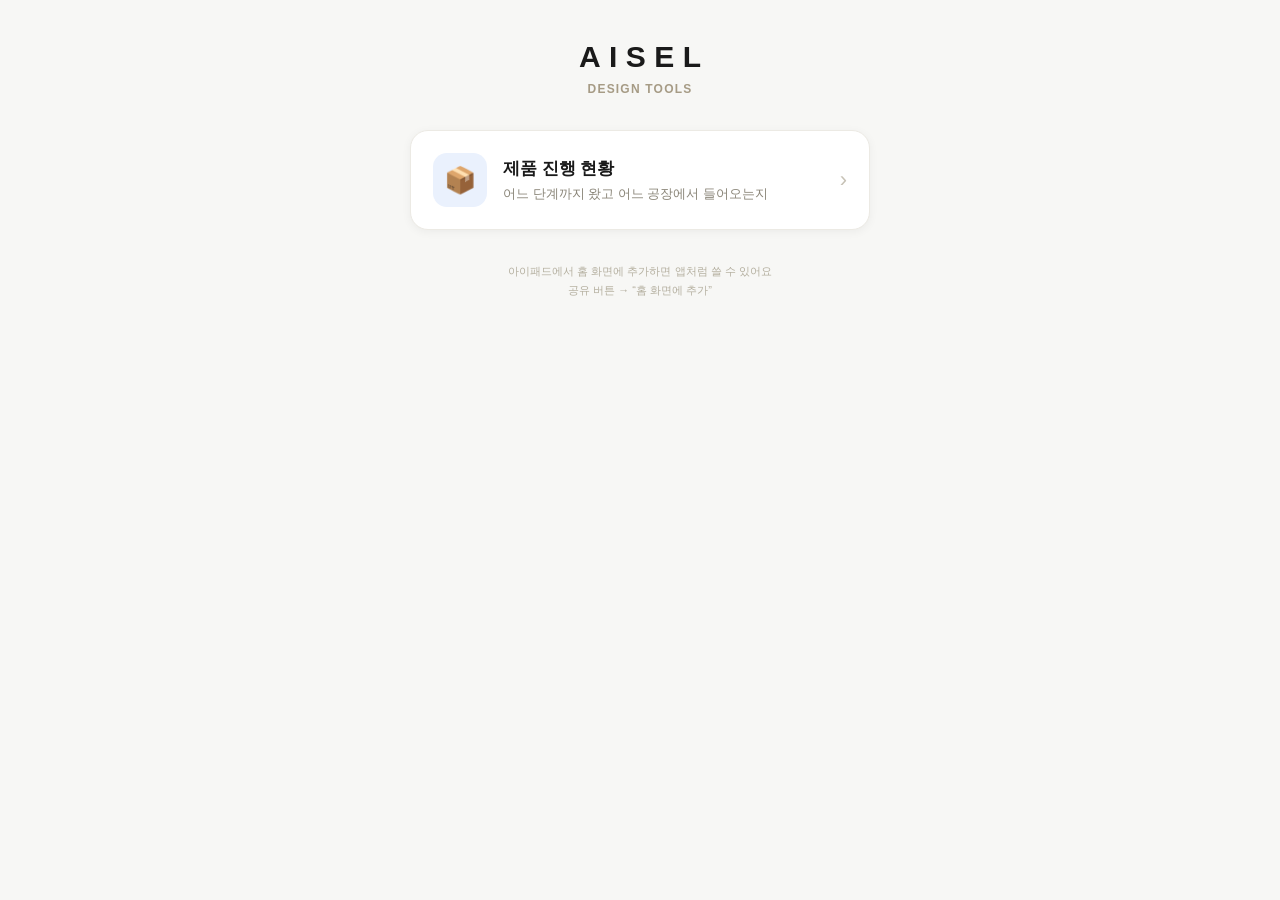
<file: index.html>
<!DOCTYPE html>
<html lang="ko">
<head>
<meta charset="UTF-8">
<meta name="viewport" content="width=device-width, initial-scale=1.0">
<meta name="apple-mobile-web-app-capable" content="yes">
<meta name="apple-mobile-web-app-title" content="AISEL 도구">
<title>AISEL 도구</title>
<!-- 이 파일은 docs/tools.json 을 읽어 자동으로 만듭니다. 직접 고치지 마세요. -->
<style>
  * { box-sizing: border-box; margin: 0; padding: 0; -webkit-tap-highlight-color: transparent; }
  body {
    font-family: -apple-system, 'Apple SD Gothic Neo', 'Malgun Gothic', sans-serif;
    background: #F7F7F5; color: #1A1A1A; min-height: 100vh;
    -webkit-font-smoothing: antialiased;
    display: flex; flex-direction: column; align-items: center;
    padding: 40px 20px 60px;
  }
  .brand { text-align: center; margin-bottom: 34px; }
  .brand .logo { font-size: 30px; font-weight: 800; letter-spacing: 0.28em; padding-left: 0.28em; }
  .brand .sub { margin-top: 8px; font-size: 12px; font-weight: 600; letter-spacing: 0.1em; color: #A69B85; text-transform: uppercase; }
  .cards { width: 100%; max-width: 460px; display: flex; flex-direction: column; gap: 16px; }
  .card {
    display: flex; align-items: center; gap: 16px; text-decoration: none; color: inherit;
    background: #fff; border-radius: 18px; padding: 22px 22px; border: 1px solid #ECEAE4;
    box-shadow: 0 2px 10px rgba(20,20,25,0.05); transition: transform .12s, box-shadow .12s;
  }
  .card:active { transform: scale(0.985); box-shadow: 0 1px 5px rgba(20,20,25,0.06); }
  .card .ico {
    flex-shrink: 0; width: 54px; height: 54px; border-radius: 14px; display: flex;
    align-items: center; justify-content: center; font-size: 26px;
  }
  .card.wo .ico { background: #EAF1FD; }
  .card .txt { flex: 1; }
  .card .txt h2 { font-size: 17px; font-weight: 700; }
  .card .txt p { margin-top: 4px; font-size: 13px; color: #8A8578; line-height: 1.5; }
  .card .arw { color: #C7C2B6; font-size: 22px; font-weight: 300; }
  .foot { margin-top: 32px; font-size: 11px; color: #B4AF9F; text-align: center; line-height: 1.7; }
</style>
</head>
<body>
  <div class="brand">
    <div class="logo">AISEL</div>
    <div class="sub">Design Tools</div>
  </div>

  <div class="cards">
    <a class="card wo" href="status.html">
      <div class="ico">📦</div>
      <div class="txt">
        <h2>제품 진행 현황</h2>
        <p>어느 단계까지 왔고 어느 공장에서 들어오는지</p>
      </div>
      <div class="arw">&rsaquo;</div>
    </a>
  </div>

  <div class="foot">
    아이패드에서 홈 화면에 추가하면 앱처럼 쓸 수 있어요<br>
    공유 버튼 &rarr; &ldquo;홈 화면에 추가&rdquo;
  </div>
</body>
</html>
</file>
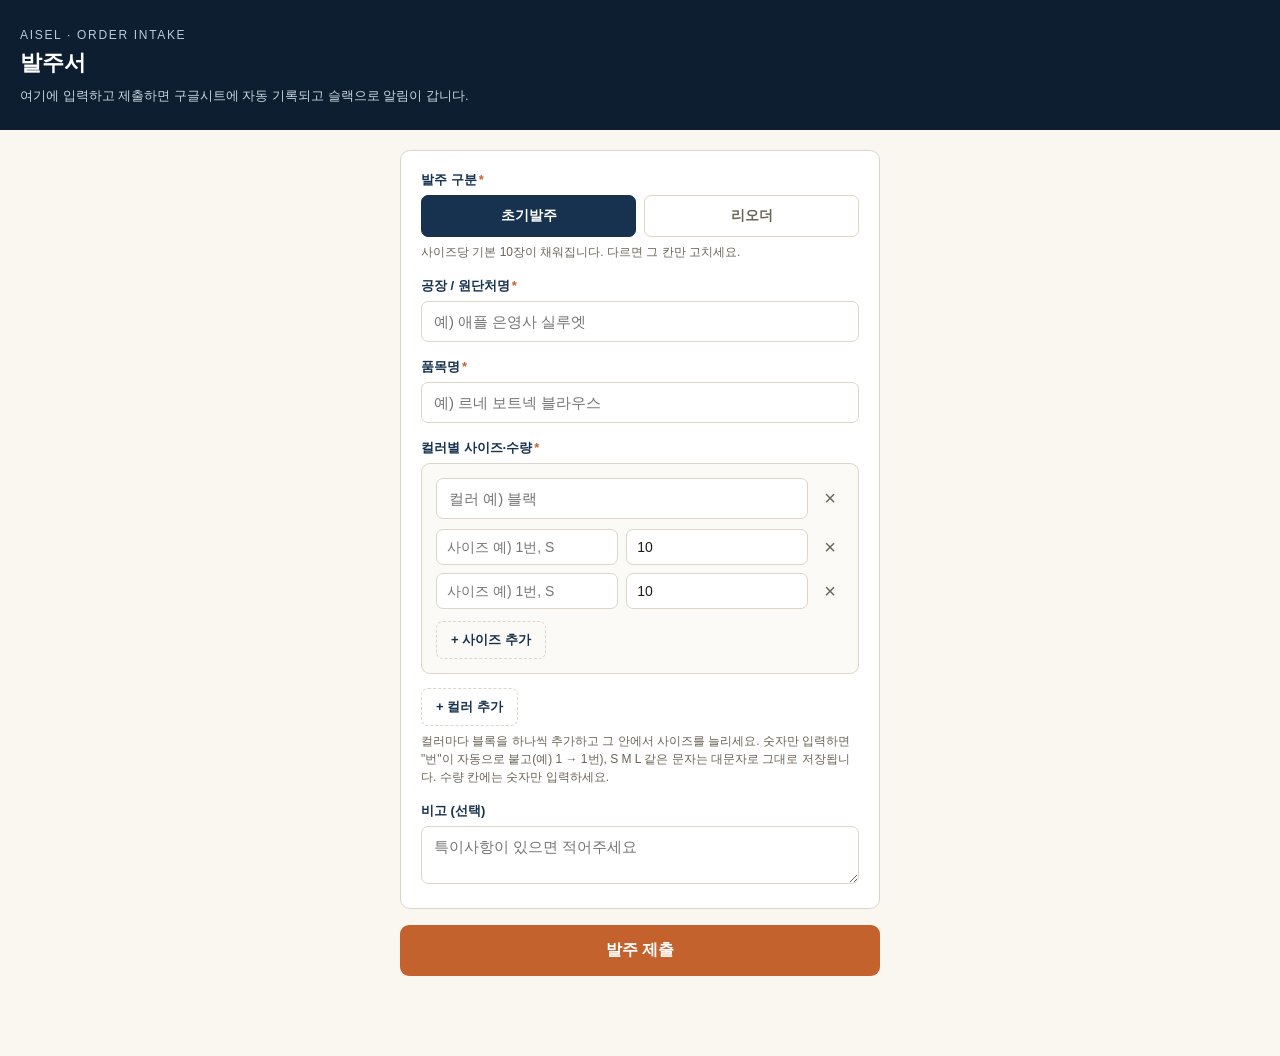
<file: order-form.html>
<!DOCTYPE html>
<html lang="ko">
<head>
<meta charset="UTF-8">
<meta name="viewport" content="width=device-width, initial-scale=1.0">
<title>AISEL 발주서</title>
<style>
  :root{
    --navy:#16324F;
    --navy-deep:#0C1E30;
    --paper:#FAF7F0;
    --line:#DDD5C7;
    --accent:#C4622D;
    --ok:#2F6B3A;
    --text:#1C1C1C;
    --muted:#6B6459;
  }
  *{box-sizing:border-box;}
  body{
    margin:0;
    background:var(--paper);
    font-family:'Pretendard','Apple SD Gothic Neo','Malgun Gothic',sans-serif;
    color:var(--text);
    padding:0 0 60px;
  }
  header{
    background:var(--navy-deep);
    color:#fff;
    padding:28px 20px 24px;
  }
  header .eyebrow{
    font-size:12px;
    letter-spacing:.14em;
    color:#B8CBD8;
    text-transform:uppercase;
    margin-bottom:6px;
  }
  header h1{
    margin:0;
    font-size:22px;
    font-weight:700;
    letter-spacing:-0.01em;
  }
  header p{
    margin:8px 0 0;
    font-size:13px;
    color:#C9D6DD;
    line-height:1.5;
  }
  main{
    max-width:520px;
    margin:0 auto;
    padding:20px;
  }
  .card{
    background:#fff;
    border:1px solid var(--line);
    border-radius:10px;
    padding:20px;
    margin-bottom:16px;
  }
  .field{
    margin-bottom:16px;
  }
  .field:last-child{margin-bottom:0;}
  label{
    display:block;
    font-size:13px;
    font-weight:600;
    margin-bottom:6px;
    color:var(--navy);
  }
  label .req{color:var(--accent); margin-left:2px;}
  input[type=text], input[type=date], select, textarea{
    width:100%;
    padding:11px 12px;
    border:1px solid var(--line);
    border-radius:7px;
    font-size:15px;
    font-family:inherit;
    background:#fff;
    color:var(--text);
  }
  input:focus, select:focus, textarea:focus{
    outline:none;
    border-color:var(--navy);
    box-shadow:0 0 0 3px rgba(22,50,79,0.1);
  }
  .seg{
    display:flex;
    gap:8px;
  }
  .seg button{
    flex:1;
    padding:11px 8px;
    border:1px solid var(--line);
    background:#fff;
    border-radius:7px;
    font-size:14px;
    font-weight:600;
    color:var(--muted);
    cursor:pointer;
  }
  .seg button.active{
    background:var(--navy);
    border-color:var(--navy);
    color:#fff;
  }
  .size-row{
    display:grid;
    grid-template-columns:1fr 1fr auto;
    gap:8px;
    margin-bottom:8px;
    align-items:center;
  }
  .size-row input{padding:9px 10px; font-size:14px;}
  .size-row button{
    background:none;
    border:none;
    color:var(--muted);
    font-size:20px;
    line-height:1;
    cursor:pointer;
    padding:4px 8px;
  }
  .add-size{
    display:inline-flex;
    align-items:center;
    gap:6px;
    background:none;
    border:1px dashed var(--line);
    color:var(--navy);
    font-size:13px;
    font-weight:600;
    padding:9px 14px;
    border-radius:7px;
    cursor:pointer;
    margin-top:4px;
  }
  .color-block{
    border:1px solid var(--line);
    border-radius:9px;
    padding:14px;
    margin-bottom:10px;
    background:#FBFAF6;
  }
  .color-block-head{
    display:flex;
    gap:8px;
    align-items:center;
    margin-bottom:10px;
  }
  .color-block-head input{flex:1;}
  .color-block-head .removeColor{
    background:none;
    border:none;
    color:var(--muted);
    font-size:20px;
    line-height:1;
    cursor:pointer;
    padding:4px 8px;
    flex-shrink:0;
  }
  .hint{
    font-size:12px;
    color:var(--muted);
    margin-top:6px;
    line-height:1.5;
  }
  .submit-btn{
    width:100%;
    padding:15px;
    background:var(--accent);
    color:#fff;
    border:none;
    border-radius:9px;
    font-size:16px;
    font-weight:700;
    cursor:pointer;
    letter-spacing:-0.01em;
  }
  .submit-btn:disabled{
    background:#C9BFAE;
    cursor:not-allowed;
  }
  .status{
    margin-top:14px;
    padding:13px 14px;
    border-radius:8px;
    font-size:14px;
    display:none;
    line-height:1.5;
  }
  .status.show{display:block;}
  .status.ok{background:#E9F2E9; color:var(--ok); border:1px solid #BFDCC0;}
  .status.err{background:#FBEAE3; color:#A03B1E; border:1px solid #EFC3AF;}
  .status.pending{background:#F0EEE7; color:var(--muted); border:1px solid var(--line);}
</style>
</head>
<body>

<header>
  <div class="eyebrow">AISEL · Order Intake</div>
  <h1>발주서</h1>
  <p>여기에 입력하고 제출하면 구글시트에 자동 기록되고 슬랙으로 알림이 갑니다.</p>
</header>

<main>
  <form id="orderForm">
    <div class="card">
      <div class="field">
        <label>발주 구분<span class="req">*</span></label>
        <div class="seg" id="orderType">
          <button type="button" data-value="초기발주" class="active">초기발주</button>
          <button type="button" data-value="리오더">리오더</button>
        </div>
        <div class="hint" id="qtyHint">사이즈당 기본 10장이 채워집니다. 다르면 그 칸만 고치세요.</div>
      </div>

      <div class="field">
        <label>공장 / 원단처명<span class="req">*</span></label>
        <input type="text" id="factory" placeholder="예) 애플 은영사 실루엣" required>
      </div>

      <div class="field">
        <label>품목명<span class="req">*</span></label>
        <input type="text" id="itemName" placeholder="예) 르네 보트넥 블라우스" required>
      </div>

      <div class="field">
        <label>컬러별 사이즈·수량<span class="req">*</span></label>
        <div id="colorBlocks"></div>
        <button type="button" class="add-size" id="addColor">+ 컬러 추가</button>
        <div class="hint">컬러마다 블록을 하나씩 추가하고 그 안에서 사이즈를 늘리세요. 숫자만 입력하면 "번"이 자동으로 붙고(예) 1 → 1번), S M L 같은 문자는 대문자로 그대로 저장됩니다. 수량 칸에는 숫자만 입력하세요.</div>
      </div>

      <div class="field">
        <label>비고 (선택)</label>
        <textarea id="memo" rows="2" placeholder="특이사항이 있으면 적어주세요"></textarea>
      </div>
    </div>

    <button type="submit" class="submit-btn" id="submitBtn">발주 제출</button>
    <div class="status" id="statusBox"></div>
  </form>
</main>

<script>
// 배포한 구글 앱스 스크립트 웹앱 URL로 교체해야 합니다
const WEBAPP_URL = "https://script.google.com/macros/s/AKfycbwj_D_abLONQAP2H-GGzAPMytgXTyGMHi5zGfWi4SNz1jmvzfWlpmQebtng2c-Md2AcLw/exec";

function formatSizeLabel_(raw){
  const s = raw.trim();
  if(/^\d+$/.test(s)){ return s + '번'; }
  if(s.endsWith('번')){ return s; }
  return s.toUpperCase();
}

function formatQty_(raw){
  return raw.trim().replace(/장+$/,'').trim();
}

const colorBlocks = document.getElementById('colorBlocks');
let colorBlockSeq = 0;

function currentDefaultQty(){
  return '10';
}

function addSizeRowTo(sizeRowsEl){
  const row = document.createElement('div');
  row.className = 'size-row';
  const defQty = currentDefaultQty();
  row.innerHTML = `
    <input type="text" class="sizeLabel" placeholder="사이즈 예) 1번, S">
    <input type="text" class="sizeQty" placeholder="수량 예) 15" value="${defQty}" data-auto="${defQty}">
    <button type="button" class="removeSize">×</button>
  `;
  row.querySelector('.removeSize').addEventListener('click', ()=>{
    if(sizeRowsEl.children.length > 1){ row.remove(); }
  });
  // 사람이 직접 수량을 고치면 자동값 표시를 해제해서 이후 발주구분 전환에도 안 덮어씀
  row.querySelector('.sizeQty').addEventListener('input', (e)=>{
    e.target.dataset.auto = '';
  });
  sizeRowsEl.appendChild(row);
}

function refreshAutoQty(){
  const defQty = currentDefaultQty();
  document.querySelectorAll('.sizeQty').forEach(input=>{
    if(input.dataset.auto !== ''){
      input.value = defQty;
      input.dataset.auto = defQty;
    }
  });
}

function addColorBlock(){
  colorBlockSeq++;
  const block = document.createElement('div');
  block.className = 'color-block';
  block.innerHTML = `
    <div class="color-block-head">
      <input type="text" class="colorName" placeholder="컬러 예) 블랙">
      <button type="button" class="removeColor">×</button>
    </div>
    <div class="sizeRows"></div>
    <button type="button" class="add-size addSizeInBlock">+ 사이즈 추가</button>
  `;
  const sizeRowsEl = block.querySelector('.sizeRows');
  block.querySelector('.removeColor').addEventListener('click', ()=>{
    if(colorBlocks.children.length > 1){ block.remove(); }
  });
  block.querySelector('.addSizeInBlock').addEventListener('click', ()=>{
    addSizeRowTo(sizeRowsEl);
  });
  addSizeRowTo(sizeRowsEl);
  addSizeRowTo(sizeRowsEl);
  colorBlocks.appendChild(block);
}

const orderTypeSeg = document.getElementById('orderType');
let orderType = '초기발주';
orderTypeSeg.querySelectorAll('button').forEach(btn=>{
  btn.addEventListener('click', ()=>{
    orderTypeSeg.querySelectorAll('button').forEach(b=>b.classList.remove('active'));
    btn.classList.add('active');
    orderType = btn.dataset.value;
    refreshAutoQty();
  });
});

addColorBlock();
document.getElementById('addColor').addEventListener('click', ()=>addColorBlock());

const form = document.getElementById('orderForm');
const statusBox = document.getElementById('statusBox');
const submitBtn = document.getElementById('submitBtn');

function setStatus(kind, msg){
  statusBox.className = 'status show ' + kind;
  statusBox.textContent = msg;
}

form.addEventListener('submit', async (e)=>{
  e.preventDefault();

  const factory = document.getElementById('factory').value.trim();
  const itemName = document.getElementById('itemName').value.trim();
  const memo = document.getElementById('memo').value.trim();

  const orders = [];
  let hasError = false;

  colorBlocks.querySelectorAll('.color-block').forEach(block=>{
    const colorName = block.querySelector('.colorName').value.trim();
    const sizeRows = block.querySelectorAll('.size-row');
    let blockHasAnySize = false;
    sizeRows.forEach(row=>{
      const s = row.querySelector('.sizeLabel').value.trim();
      const q = row.querySelector('.sizeQty').value.trim();
      if(s && q){
        blockHasAnySize = true;
        orders.push({
          orderType: orderType,
          factory: factory,
          itemName: itemName,
          color: colorName,
          size: formatSizeLabel_(s),
          qty: formatQty_(q),
          memo: memo
        });
      }
    });
    if(!colorName && blockHasAnySize){ hasError = true; }
    if(colorName && !blockHasAnySize){ hasError = true; }
  });

  if(orders.length === 0){
    setStatus('err', '컬러와 사이즈별 수량을 최소 한 블록 입력해주세요.');
    return;
  }
  if(hasError){
    setStatus('err', '컬러명과 사이즈 수량을 모두 채워주세요. 일부만 입력된 블록이 있습니다.');
    return;
  }

  const payload = { orders: orders };

  if(WEBAPP_URL.indexOf('PASTE_YOUR') === 0){
    setStatus('err', '아직 연결이 안 된 화면입니다. 관리자에게 문의해주세요.');
    return;
  }

  submitBtn.disabled = true;
  setStatus('pending', '제출하는 중입니다...');

  try{
    await fetch(WEBAPP_URL, {
      method: 'POST',
      mode: 'no-cors',
      headers: {'Content-Type':'text/plain;charset=utf-8'},
      body: JSON.stringify(payload)
    });
    setStatus('ok', '발주가 접수됐습니다. 시트와 슬랙에 자동으로 올라갑니다.');
    form.reset();
    colorBlocks.innerHTML = '';
    addColorBlock();
    orderTypeSeg.querySelectorAll('button').forEach(b=>b.classList.remove('active'));
    orderTypeSeg.querySelector('button').classList.add('active');
    orderType = '초기발주';
  }catch(err){
    setStatus('err', '제출 중 문제가 생겼습니다. 다시 시도하거나 관리자에게 알려주세요.');
  }finally{
    submitBtn.disabled = false;
  }
});
</script>

</body>
</html>
</file>
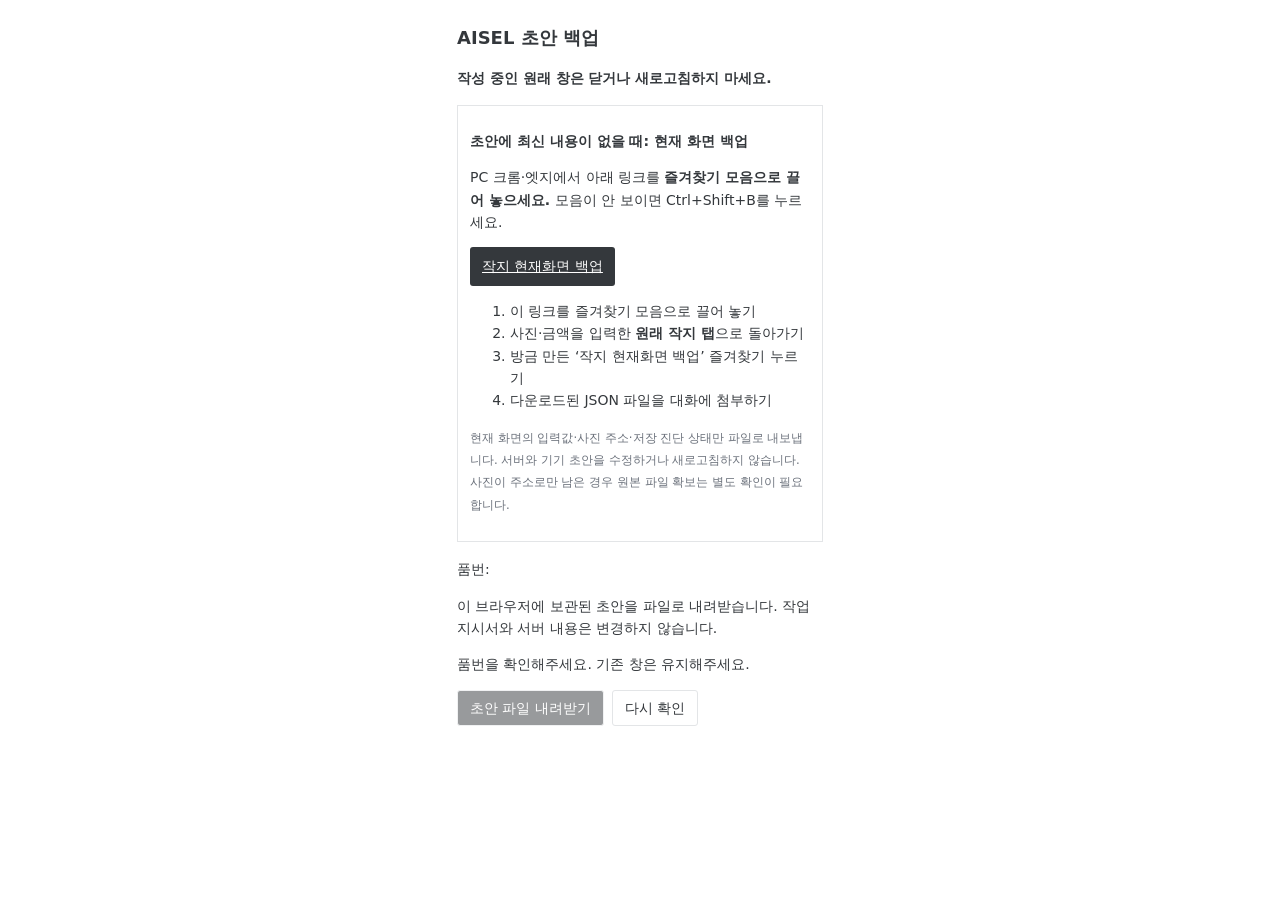
<file: recover-workorder.html>
<!doctype html>
<html lang="ko"><meta charset="utf-8"><meta name="viewport" content="width=device-width, initial-scale=1">
<title>AISEL 초안 백업</title>
<style>body{max-width:390px;margin:24px auto;padding:0 12px;box-sizing:border-box;font:14px/1.6 system-ui,sans-serif;color:#34383c;background:#fff}h1{font-size:18px}h2{font-size:14px}button{min-height:36px;padding:6px 12px;font:inherit;border:1px solid #e3e5e7;border-radius:3px;background:#fff;color:inherit;cursor:pointer}#backup{background:#34383c;color:#fff}button:disabled{opacity:.5}article{border-top:1px solid #e3e5e7;padding:12px 0}p{overflow-wrap:anywhere}.actions{display:flex;gap:8px;flex-wrap:wrap}small{color:#6c727c}[hidden]{display:none!important}</style>
<h1>AISEL 초안 백업</h1>
<p><strong>작성 중인 원래 창은 닫거나 새로고침하지 마세요.</strong></p>
<section id="live-rescue" style="border:1px solid #e3e5e7;padding:12px;margin:16px 0"><h2>초안에 최신 내용이 없을 때: 현재 화면 백업</h2><p>PC 크롬·엣지에서 아래 링크를 <strong>즐겨찾기 모음으로 끌어 놓으세요.</strong> 모음이 안 보이면 Ctrl+Shift+B를 누르세요.</p><p><a id="live-bookmark" draggable="true" href="javascript:(function(){
  &#x27;use strict&#x27;;
  const root=document.getElementById(&#x27;editorView&#x27;);
  if(location.origin!==&#x27;https://jisoo5000.github.io&#x27;||!root||getComputedStyle(root).display===&#x27;none&#x27;){
    alert(&#x27;사진과 입력 내용이 남아 있는 원래 작업지시서 창에서 이 즐겨찾기를 눌러주세요.&#x27;);return;
  }
  const read=fn=&gt;{try{return fn();}catch(e){return {unavailable:e.name};}};
  const control=e=&gt;({id:e.id,name:e.name||&#x27;&#x27;,tag:e.tagName,type:e.type||&#x27;&#x27;,className:e.className,value:e.value,checked:e.checked,dataset:{...e.dataset},selected:e.tagName===&#x27;SELECT&#x27;?[...e.selectedOptions].map(o=&gt;o.value):undefined});
  const controls=[...root.querySelectorAll(&#x27;input,textarea,select&#x27;)].filter(e=&gt;![&#x27;password&#x27;,&#x27;file&#x27;].includes(e.type)).map(control);
  const code=(document.getElementById(&#x27;codeView&#x27;)?.textContent||document.getElementById(&#x27;mobileProductCode&#x27;)?.textContent||&#x27;unknown&#x27;).trim();
  const data={format:&#x27;aisel-live-screen-rescue&#x27;,version:1,exportedAt:new Date().toISOString(),code,
    title:document.getElementById(&#x27;pumMyeong&#x27;)?.value||document.getElementById(&#x27;mobileProductName&#x27;)?.textContent||&#x27;&#x27;,
    controls,images:[...root.querySelectorAll(&#x27;img&#x27;)].map(e=&gt;({id:e.id,containerId:e.parentElement?.id||&#x27;&#x27;,src:e.getAttribute(&#x27;src&#x27;)||&#x27;&#x27;,currentSrc:e.currentSrc,alt:e.alt,containerDataset:{...e.parentElement?.dataset}})),
    costRows:[...root.querySelectorAll(&#x27;.line&#x27;)].map(e=&gt;({text:e.innerText,controls:[...e.querySelectorAll(&#x27;input,textarea,select&#x27;)].map(control)})),
    visibleText:root.innerText,
    diagnostics:{
      release:[...document.childNodes].filter(n=&gt;n.nodeType===8).map(n=&gt;n.textContent).find(s=&gt;/v\d+/.test(s))||&#x27;&#x27;,
      online:navigator.onLine,saveLabel:document.getElementById(&#x27;saveBtn&#x27;)?.textContent,saveDisabled:document.getElementById(&#x27;saveBtn&#x27;)?.disabled,
      currentCode:read(()=&gt;currentCode),loading:read(()=&gt;loading),newOrder:read(()=&gt;newOrderMode_),codePending:read(()=&gt;codePending_),statusChanging:read(()=&gt;statusChanging_),
      firstWritePending:read(()=&gt;!!initialCreationWrite_),saveTimer:read(()=&gt;!!saveT),
      missingFields:read(()=&gt;TXT_IDS.filter(id=&gt;!document.getElementById(id))),
      composition:read(()=&gt;({settling:editorCompositionSettling_,targets:[...editorComposingTargets_].map(e=&gt;({id:e.id,connected:e.isConnected,active:e===document.activeElement}))})),
      save:read(()=&gt;{const s=editorSaveFeedback_;return s?{code:s.code,revision:s.revision,serial:s.serial,latest:s.latest,result:s.result,queued:s.queued,manual:s.manual,waiting:s.waiting,pending:[...s.pending],failedKeys:[...s.failedKeys],blockReason:s.blockReason}:null;}),
      draft:read(()=&gt;{const d=activeDraft_;return d?{code:d.code,revision:d.revision,dirty:d.dirty,local:d.local,loaded:d.loaded,serverReady:d.serverReady,serverMissing:d.serverMissing,awaitingServer:d.awaitingServer,savedAt:d.record?.savedAt,candidateCount:d.candidates?.length}:null;})
    }};
  const url=URL.createObjectURL(new Blob([JSON.stringify(data,null,2)],{type:&#x27;application/json&#x27;}));
  const a=document.createElement(&#x27;a&#x27;);a.href=url;a.download=code.replace(/[^A-Za-z0-9_-]/g,&#x27;_&#x27;)+&#x27;-현재화면-구조.json&#x27;;document.body.append(a);a.click();a.remove();
  setTimeout(()=&gt;URL.revokeObjectURL(url),60000);
  alert(&#x27;현재 화면 백업 파일의 다운로드를 요청했습니다. 다운로드 목록에서 JSON 파일을 확인하고 이 대화에 첨부해주세요. 원래 창은 계속 열어두세요.&#x27;);
})();
" style="display:inline-block;padding:8px 12px;background:#34383c;color:white;border-radius:3px">작지 현재화면 백업</a></p><ol><li>이 링크를 즐겨찾기 모음으로 끌어 놓기</li><li>사진·금액을 입력한 <strong>원래 작지 탭</strong>으로 돌아가기</li><li>방금 만든 ‘작지 현재화면 백업’ 즐겨찾기 누르기</li><li>다운로드된 JSON 파일을 대화에 첨부하기</li></ol><p><small>현재 화면의 입력값·사진 주소·저장 진단 상태만 파일로 내보냅니다. 서버와 기기 초안을 수정하거나 새로고침하지 않습니다. 사진이 주소로만 남은 경우 원본 파일 확보는 별도 확인이 필요합니다.</small></p></section>
<p id="code"></p><p>이 브라우저에 보관된 초안을 파일로 내려받습니다. 작업지시서와 서버 내용은 변경하지 않습니다.</p>
<p id="status" role="status" aria-live="polite">초안을 확인하고 있습니다…</p>
<div class="actions"><button id="backup" disabled>초안 파일 내려받기</button><button id="refresh">다시 확인</button></div>
<section id="records"></section><p id="next" hidden>내려받은 JSON 파일을 보관하고 이 대화에 첨부해 주세요. 현재 창은 그대로 유지해 주세요.</p>
<script src="workorder-draft-storage.js?v=189"></script>
<script>
'use strict';
const code=new URL(location.href).searchParams.get('code')||'';
const status=document.getElementById('status'),list=document.getElementById('records'),backup=document.getElementById('backup');
document.getElementById('code').textContent='품번: '+code;
let records=[];
function database(){return new Promise((resolve,reject)=>{const req=indexedDB.open('aisel-workorder-drafts');let absent=false;const timer=setTimeout(()=>reject(Error('기기 초안 확인이 지연됩니다. 기존 창을 유지하고 다시 확인해주세요.')),5000);
req.onupgradeneeded=()=>{absent=true;req.transaction.abort();};
req.onerror=()=>{clearTimeout(timer);reject(Error(absent?'이 브라우저에서 보관된 초안을 찾지 못했습니다.':'기기 저장소를 읽지 못했습니다. 기존 창은 유지해주세요.'));};
req.onsuccess=()=>{clearTimeout(timer);resolve(req.result);};});}
async function read(){backup.disabled=true;records=[];list.replaceChildren();document.getElementById('next').hidden=true;
if(!/^[A-Za-z0-9_-]{4,80}$/.test(code)){status.textContent='품번을 확인해주세요. 기존 창은 유지해주세요.';return;}
let db;try{db=await database();const all=await new Promise((resolve,reject)=>{const tx=db.transaction('drafts','readonly'),r=tx.objectStore('drafts').getAll();let value;r.onsuccess=()=>value=r.result;tx.oncomplete=()=>resolve(value);tx.onerror=tx.onabort=()=>reject(tx.error||Error('초안을 읽지 못했습니다.'));});
const hydrated=await AiselDraftStorage.hydrate(db,all.filter(r=>(r.schema===1||r.schema===2)&&r.code===code&&r.values));
records=hydrated.filter(r=>r.schema===1&&r.code===code&&r.values).sort((a,b)=>b.savedAt-a.savedAt);
status.textContent=records.length?'보관된 초안 '+records.length+'개를 찾았습니다. 먼저 파일로 내려받아 주세요.':'이 품번의 초안을 찾지 못했습니다. 작성 중인 창은 유지하고 이 결과를 알려주세요.';
for(const r of records){const card=document.createElement('article'),title=document.createElement('h2'),info=document.createElement('p'),cost=document.createElement('small');title.textContent=r.values.pumMyeong||'이름 없는 작지';info.textContent=new Date(r.savedAt).toLocaleString('ko-KR')+' · 사진 '+(r.values.p1?'있음':'없음');cost.textContent='원가 항목 '+(Array.isArray(r.values.lines)?r.values.lines.length:0)+'개 · 공임 '+(r.values.gongim||'빈칸')+' · 시야게 '+(r.values.siyage||'빈칸');card.append(title,info,cost);list.append(card);}backup.disabled=!records.length;
}catch(e){status.textContent=e.message||'초안 확인 실패. 기존 창은 유지해주세요.';}finally{db?.close();}}
backup.onclick=()=>{if(!records.length)return;const blob=new Blob([JSON.stringify({format:'aisel-workorder-drafts',version:1,exportedAt:new Date().toISOString(),workorder:code,drafts:records},null,2)],{type:'application/json'}),url=URL.createObjectURL(blob),a=document.createElement('a');a.href=url;a.download=code+'-복구초안-'+new Date().toISOString().slice(0,10)+'.json';a.click();setTimeout(()=>URL.revokeObjectURL(url),60000);document.getElementById('next').hidden=false;status.textContent='다운로드를 요청했습니다. 브라우저의 다운로드 목록에서 JSON 파일을 확인해주세요.';};
document.getElementById('refresh').onclick=read;read();
</script></html>
</file>
